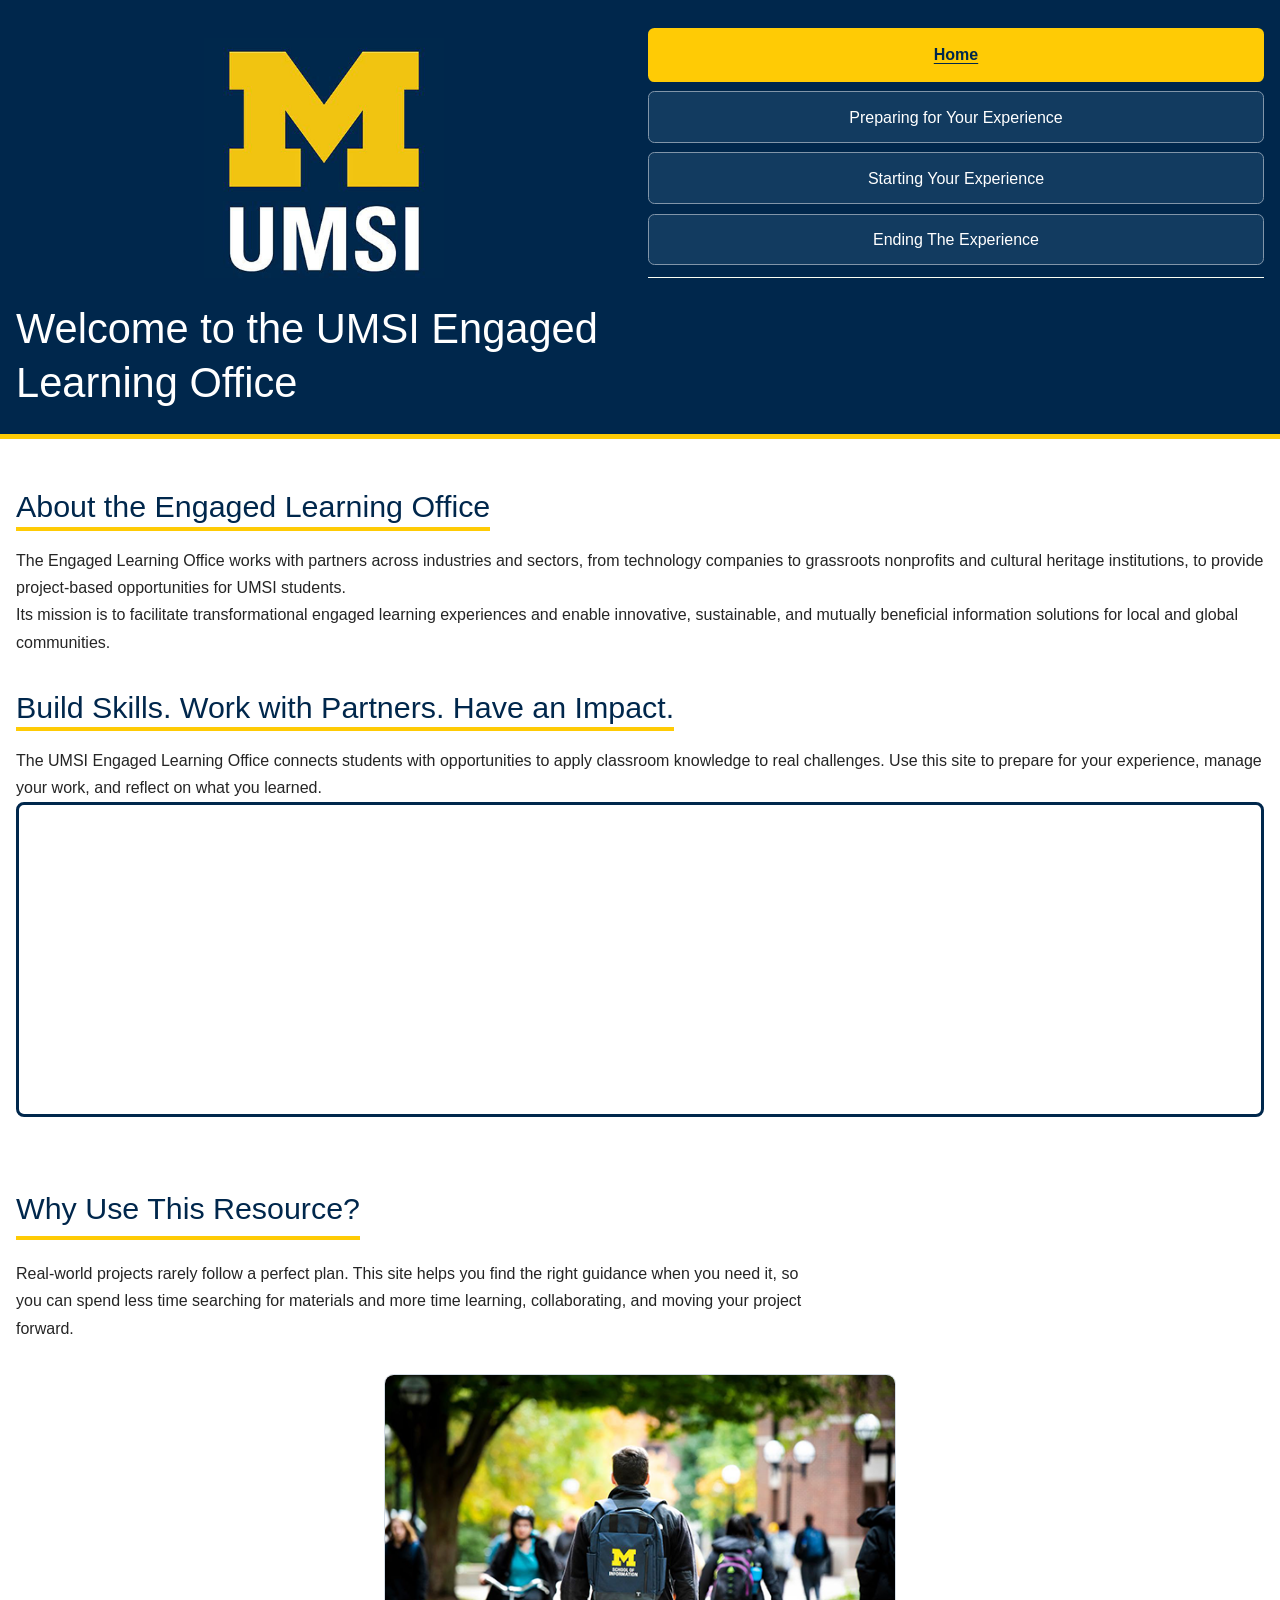
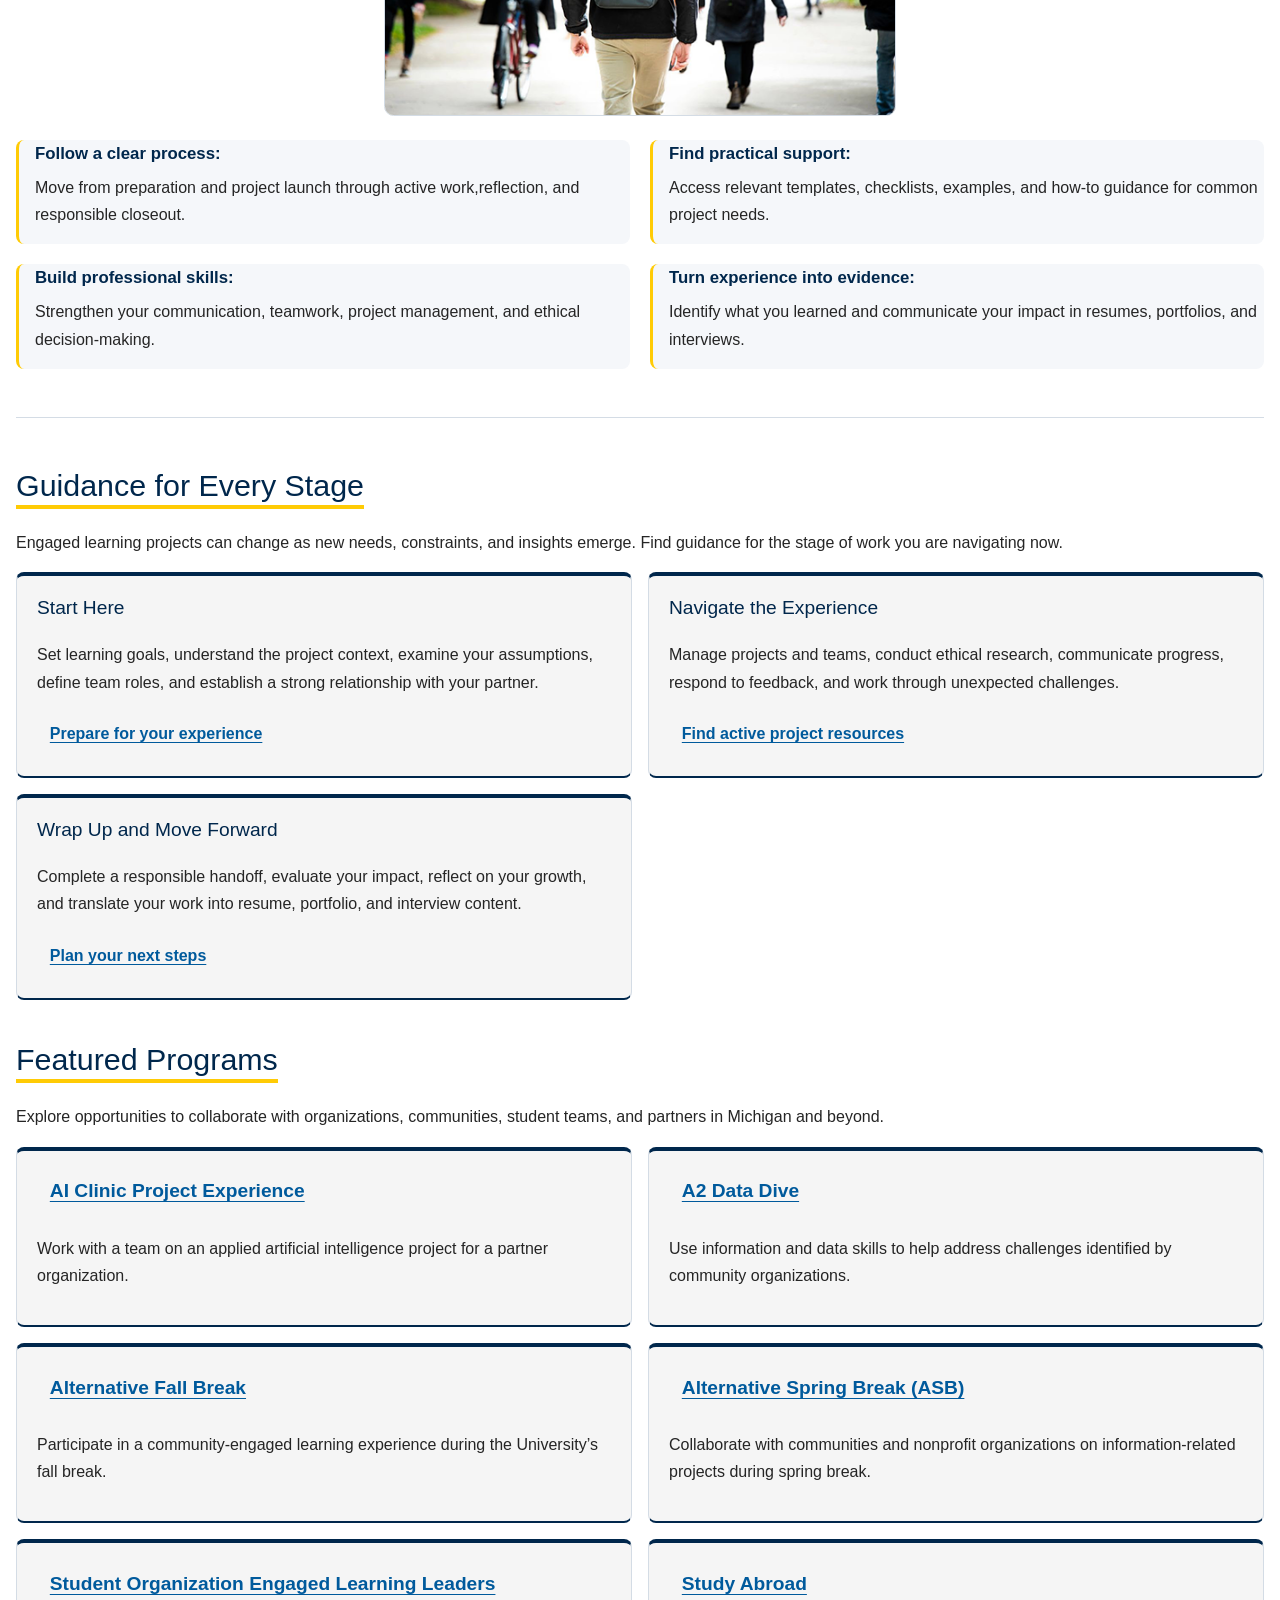
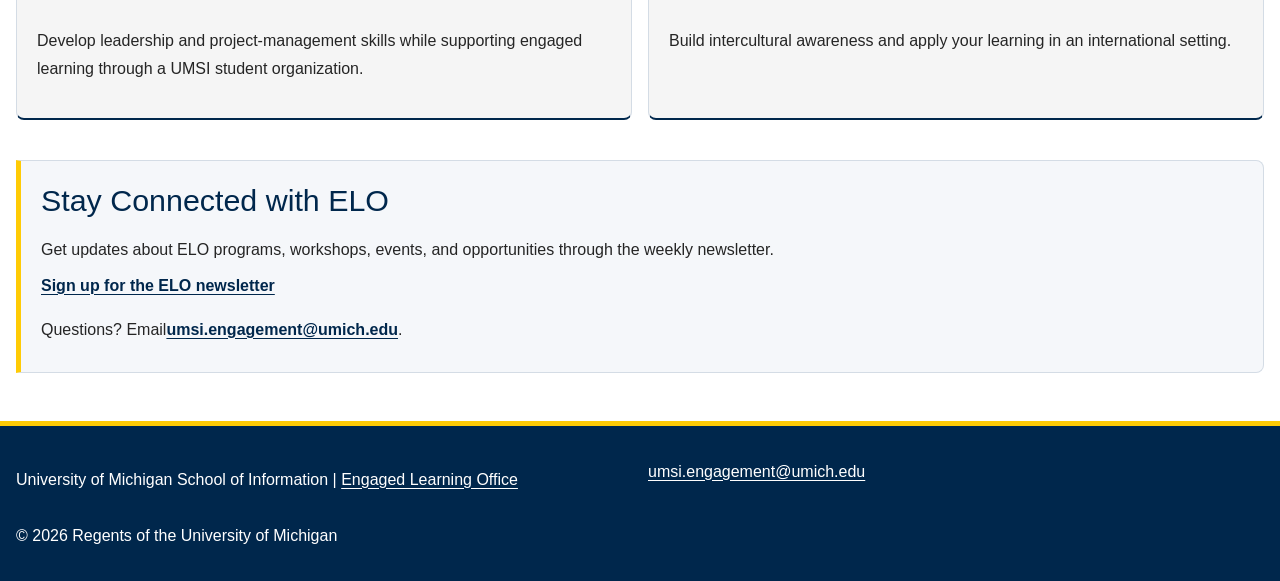
<file: index.html>
<!DOCTYPE html>
<html lang="en">
<head>
    <meta charset="UTF-8">
    <meta name="viewport" content="width=device-width, initial-scale=1.0">
    <title>Engaged Learning Resources | UMSI</title>
    <link rel="stylesheet" href="css/html5reset.css">
    <!-- <link rel="stylesheet" href="css/starter_style.css"> -->
    <link rel="stylesheet" href="css/style.css">

</head>
<body>

    <header>
  <a href = "#main">Skip to Main Content</a>
        <img src="images/UMSI_Logo_1.png" alt="UMSI Logo">
        <nav>
            <ul>
                <li><a href="index.html" aria-current="page">Home</a></li>
                <li><a href="prep.html" >Preparing for Your Experience</a></li>
                <li><a href="starting.html" >Starting Your Experience</a></li>
                <li><a href="ending.html" >Ending The Experience</a></li>
            </ul>
        </nav>
    <h1>Welcome to the UMSI Engaged Learning Office</h1>

    </header>
    <main id="main">

   <section>
    <h2>About the Engaged Learning Office</h2>
    <p>The Engaged Learning Office works with partners across industries and sectors, from technology companies to grassroots nonprofits and cultural heritage institutions, to provide project-based opportunities for UMSI students.</p>
    <p>Its mission is to facilitate transformational engaged learning experiences and enable innovative, sustainable, and mutually beneficial information solutions for local and global communities.</p>
  </section>

    <section>
      <h2>Build Skills. Work with Partners. Have an Impact.</h2>
      <p>
       The UMSI Engaged Learning Office connects students with opportunities to apply classroom knowledge to real challenges. Use this site to prepare for your experience, manage your work, and reflect on what you learned.
      </p>

     <iframe 
      width="560" 
      height="315" 
      src="https://www.youtube.com/embed/81ZO9RfIJEQ?si=tBp82YWZMl1u7CVS" 
      title="YouTube video player" frameborder="0" 
      allow="accelerometer; autoplay; clipboard-write; encrypted-media; gyroscope; picture-in-picture; web-share" 
      referrerpolicy="strict-origin-when-cross-origin" 
      allowfullscreen></iframe>
         <!-- Note: this iframe might cause an Axe ARIA error - that's not on you that's on YouTube! -->
    </section>

    


<section>
    <h2>Why Use This Resource?</h2>
    <p>
        Real-world projects rarely follow a perfect plan. This site helps you find the right guidance when you need it, so you can spend less time searching for materials and more time learning, collaborating, and moving your project forward.
    </p>

    <div class="resource-benefits-layout">
        <img src="images/UMSI_Campfall_Backpack_1.png"
             alt="University of Michigan student walking across campus">

        <ul><li><strong>Follow a clear process:</strong>
                Move from preparation and project launch through active work,reflection, and responsible closeout.
            </li>
            <li>
                <strong>Find practical support:</strong>Access relevant templates, checklists, examples, and how-to guidance for common project needs.
            </li>
            <li>
                <strong>Build professional skills:</strong>Strengthen your communication, teamwork, project management, and ethical decision-making.
            </li>
            <li>
                <strong>Turn experience into evidence:</strong>Identify what you learned and communicate your impact in resumes, portfolios, and interviews.
            </li>
        </ul>
    </div>
</section>


 <section>
    <h2>Guidance for Every Stage</h2>
    <p>Engaged learning projects can change as new needs, constraints, and insights emerge. Find guidance for the stage of work you are navigating <strong>now.</strong></p>
    <article>
      <h3>Start Here</h3>
      <p>Set learning goals, understand the project context, examine your assumptions, define team roles, and establish a strong relationship with your partner.</p>
      <a href="prep.html">Prepare for your experience</a>
    </article>

    <article>
      <h3>Navigate the Experience</h3>
      <p>Manage projects and teams, conduct ethical research, communicate progress, respond to feedback, and work through unexpected challenges.</p>
      <a href="starting.html">Find active project resources</a>
    </article>

    <article>
      <h3>Wrap Up and Move Forward</h3>
      <p>Complete a responsible handoff, evaluate your impact, reflect on your growth, and translate your work into resume, portfolio, and interview content.</p>
      <a href="ending.html">Plan your next steps</a>
    </article>
  </section>

   <section>
    <h2>Featured Programs</h2>
    <p>Explore opportunities to collaborate with organizations, communities, student teams, and partners in Michigan and beyond.</p>
    <article>
    <h3><a href="https://mcompass.umich.edu/_portal/tds-program-brochure?programid=12810">AI Clinic Project Experience</a></h3>
    <p>Work with a team on an applied artificial intelligence project for a partner organization.</p>
    </article>

    <article>
    <h3><a href="https://mcompass.umich.edu/_portal/tds-program-brochure?programid=12556">A2 Data Dive</a></h3>
    <p>Use information and data skills to help address challenges identified by community organizations.</p>
    </article>

     <article>
      <h3><a href="https://mcompass.umich.edu/_portal/tds-program-brochure?programid=11297">Alternative Fall Break</a></h3>
      <p>Participate in a community-engaged learning experience during the University’s fall break.</p>
    </article>

    <article>
      <h3><a href="https://mcompass.umich.edu/_portal/tds-program-brochure?programid=10621">Alternative Spring Break (ASB)</a></h3>
       <p>Collaborate with communities and nonprofit organizations on information-related projects during spring break.</p>
    </article>

    <article>
      <h3><a href="https://mcompass.umich.edu/_portal/tds-program-brochure?programid=12294">Student Organization Engaged Learning Leaders</a></h3>
       <p>Develop leadership and project-management skills while supporting engaged learning through a UMSI student organization.</p>
    </article>

    <article>
      <h3><a href="https://www.si.umich.edu/student-life/study-abroad">Study Abroad</a></h3>
      <p>Build intercultural awareness and apply your learning in an international setting. </p>
    </article>
   </section>

  <aside>
    <h2>Stay Connected with ELO</h2>
    <p>Get updates about ELO programs, workshops, events, and opportunities through the weekly newsletter.</p>
    <div>
       <a href="https://umsi.info/elo-newsletter"> Sign up for the ELO newsletter</a>
    </div>
    <p>Questions? Email<a href="mailto:umsi.engagement@umich.edu">umsi.engagement@umich.edu </a>.</p>
  </aside>


        <!-- Content taken & modified from UMGPT with the prompt, "Write me a webpage of intro content to help meet the following requirements - this is for the home page": and then pasted in the client objectives & project requirements"
        UMGPT. (2026). UMGPT ( GPT-5.6 Sol September 7th version) [Large language model]. -->
    </main>
    <footer>
        <p>University of Michigan School of Information | <a href="https://www.si.umich.edu/programs/engaged-learning/about-engaged-learning-office">Engaged Learning Office </a></p>
      <address>
        <a href="mailto:umsi.engagement@umich.edu">umsi.engagement@umich.edu</a>
      </address>
      <p>&copy; 2026 Regents of the University of Michigan</p>
    </footer>
</body>
</html>
</file>
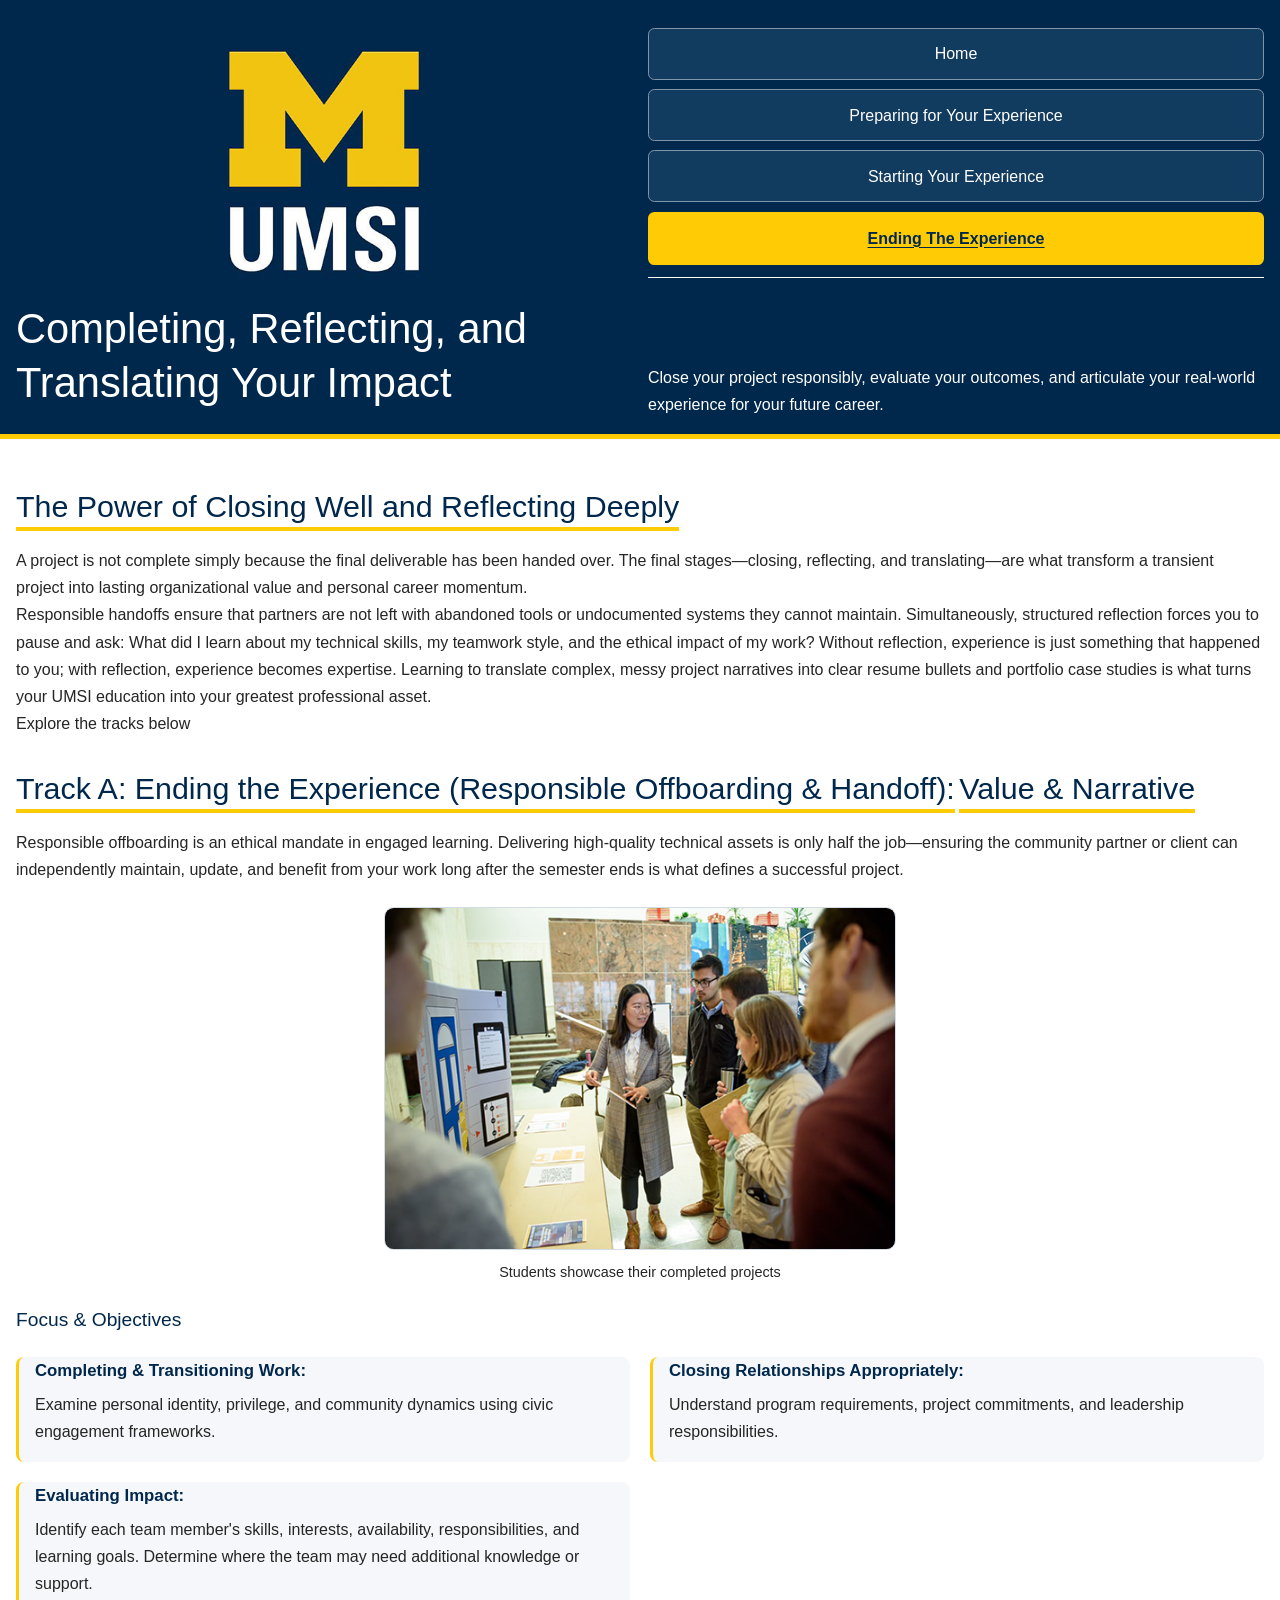
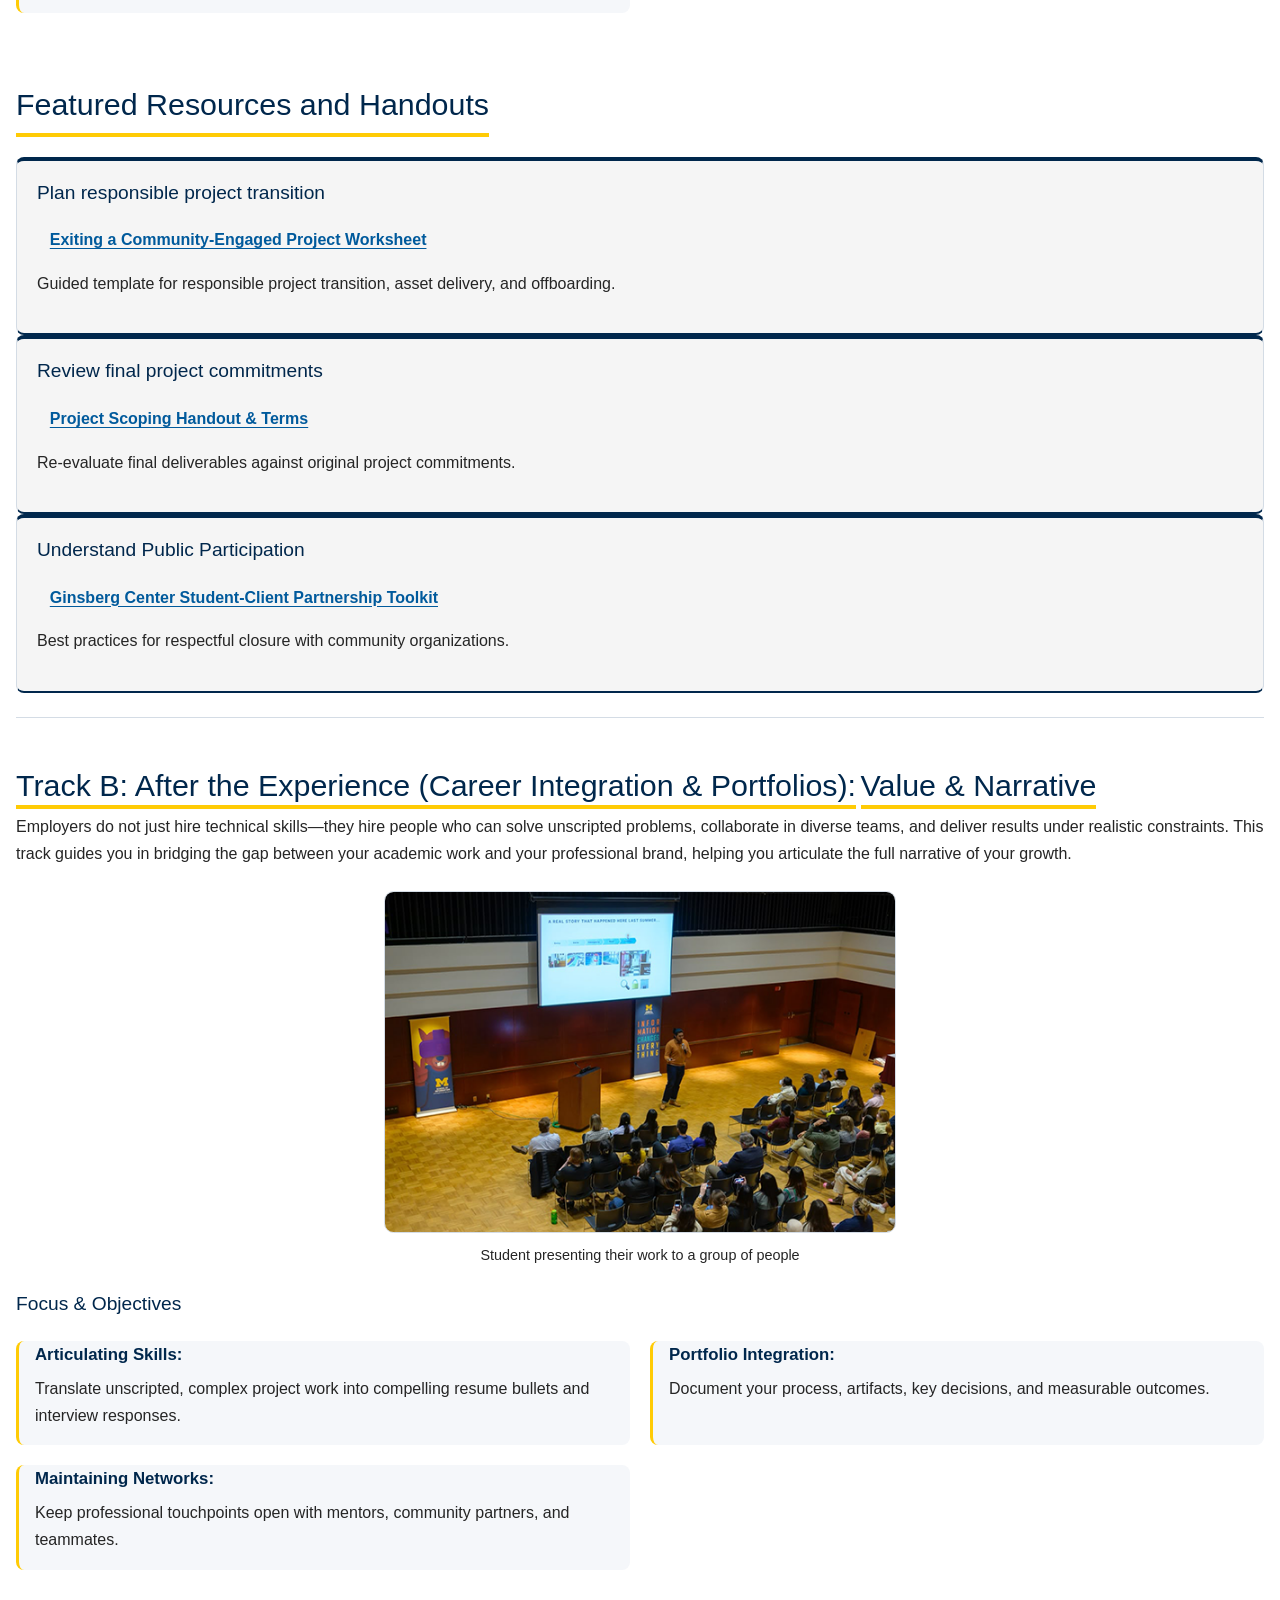
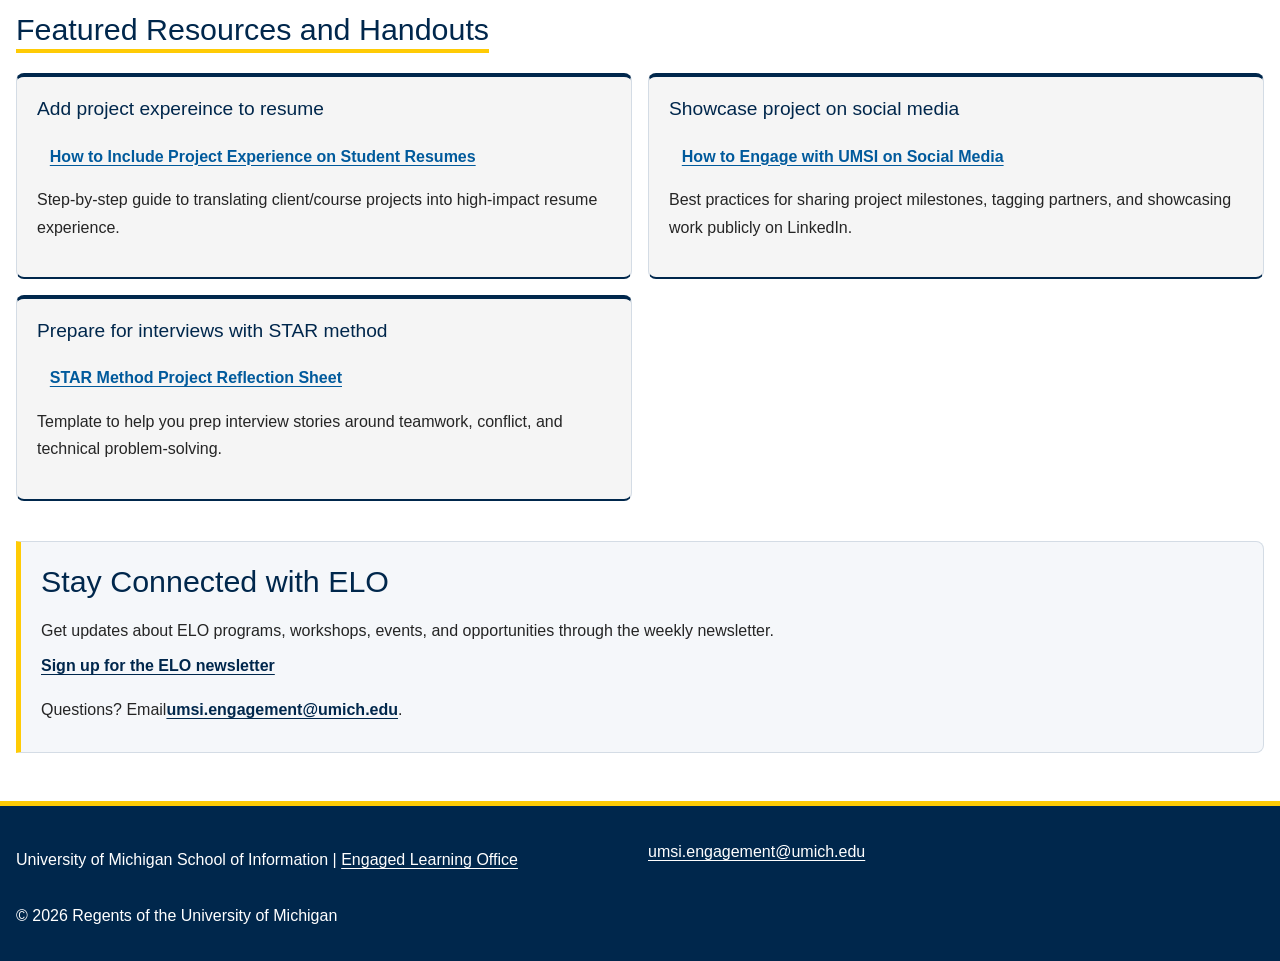
<file: ending.html>
<!DOCTYPE html>
<html lang="en">
<head>
    <meta charset="UTF-8">
    <meta name="viewport" content="width=device-width, initial-scale=1.0">
    <title>Engaged Learning Resources | UMSI</title>
    <link rel="stylesheet" href="css/html5reset.css">
    <!-- <link rel="stylesheet" href="css/starter_style.css"> -->
    <link rel="stylesheet" href="css/style.css">

</head>
<body>

    <header>
  <a href = "#main">Skip to Main Content</a>
        <img src="images/UMSI_Logo_1.png" alt="UMSI Logo">
        <nav>
            <ul>
                <li><a href="index.html" >Home</a></li>
                <li><a href="prep.html" >Preparing for Your Experience</a></li>
                <li><a href="starting.html" >Starting Your Experience</a></li>
                <li><a href="ending.html" aria-current="page">Ending The Experience</a></li>
            </ul>
        </nav>
    <h1>Completing, Reflecting, and Translating Your Impact</h1>
    <p>
      Close your project responsibly, evaluate your outcomes, and articulate your real-world experience for your future career.
    </p>

    </header>
    <main id="main">

    <section>
      <h2>The Power of Closing Well and Reflecting Deeply</h2>
      <p>
       A project is not complete simply because the final deliverable has been handed over. The final stages—closing, reflecting, and translating—are what transform a transient project into <strong>lasting organizational value and personal career momentum.</strong>
      </p>

      <p>
        Responsible handoffs ensure that partners are not left with abandoned tools or undocumented systems they cannot maintain. Simultaneously, structured reflection forces you to pause and ask: What did I learn about my technical skills, my teamwork style, and the ethical impact of my work? Without reflection, experience is just something that happened to you; with reflection, experience becomes expertise. Learning to translate complex, messy project narratives into clear resume bullets and portfolio case studies is what turns your UMSI education into your greatest professional asset.
      </p>

      <p>
        <strong>Explore the tracks below</strong>
      </p>

      <!-- <iframe width="560" height="315" src="https://www.youtube.com/embed/81ZO9RfIJEQ?si=tBp82YWZMl1u7CVS" title="YouTube video player" frameborder="0" allow="accelerometer; autoplay; clipboard-write; encrypted-media; gyroscope; picture-in-picture; web-share" referrerpolicy="strict-origin-when-cross-origin" allowfullscreen></iframe> -->
         <!-- Note: this iframe might cause an Axe ARIA error - that's not on you that's on YouTube! -->
    </section>


<section>
    <h2>Track A: Ending the Experience (Responsible Offboarding & Handoff):</h2>
    <h2>Value & Narrative</h2>

    <p>
        Responsible offboarding is an ethical mandate in engaged learning. Delivering high-quality technical assets is only half the job—ensuring the community partner or client can independently maintain, update, and benefit from your work long after the semester ends is what defines a successful project.
    </p>

    <div class="value-narrative-layout">

        <figure>
            <img src="images/UMSI_Expo_presenting_work_1.png"
                 alt="Students showcasing their completed projects">

            <figcaption>
                Students showcase their completed projects
            </figcaption>
        </figure>

        <div>
            <h3>Focus & Objectives</h3>

            <ul>
                <li>
                    <strong>Completing & Transitioning Work:</strong>Examine personal identity, privilege, and community dynamics using civic engagement frameworks.
                </li>

                <li>
                    <strong>Closing Relationships Appropriately:</strong>Understand program requirements, project commitments, and leadership responsibilities.
                </li>

                <li>
                    <strong>Evaluating Impact:</strong>Identify each team member's skills, interests, availability, responsibilities, and learning goals. Determine where the team may need additional knowledge or support.
                </li>
            </ul>
        </div>

    </div>
</section>


 <section>
    <h2>Featured Resources and Handouts</h2>
     <!-- <p>Engaged learning projects can change as new needs, constraints, and insights emerge. Find guidance for the stage of work you are navigating <srong>now.</strong></p> -->
    <article>
      <h3>Plan responsible project transition</h3>
      <a href="https://docs.google.com/document/d/1-gfg_EZ3T8pa3T0a130Qvtpl1bYoLOVEHSNpGHcJtFA/edit?usp=drive_link">Exiting a Community-Engaged Project Worksheet</a>
      <p>Guided template for responsible project transition, asset delivery, and offboarding.</p>
    </article>

    <article>
      <h3>Review final project commitments</h3>
      <a href="https://docs.google.com/document/d/1TrEDolwmOIlXgYgAP9VvlOGoYOwFfe6KxzZOgZSVYVw/edit?tab=t.0#heading=h.f7ugddg0fhht">Project Scoping Handout & Terms </a>
      <p>Re-evaluate final deliverables against original project commitments.</p>
    </article>

    <article>
      <h3>Understand Public Participation</h3>
      <a href="https://ginsberg.umich.edu/article/campus-community-partnerships-toolkit">Ginsberg Center Student-Client Partnership Toolkit</a>
      <p>Best practices for respectful closure with community organizations.</p>
    </article>
  </section>



<section class="track-b-section">
    <h2>Track B: After the Experience (Career Integration & Portfolios):</h2>
    <h2>Value & Narrative</h2>

    <p>
        Employers do not just hire technical skills—they hire people who can solve unscripted problems, collaborate in diverse teams, and deliver results under realistic constraints. This track guides you in bridging the gap between your academic work and your professional brand, helping you articulate the full narrative of your growth.
    </p>

    <div class="value-narrative-layout">
        <figure>
            <img src="images/UMSI_Expo_presenting2_1.png"
                 alt="Student presenting their work to a group of people">
            <figcaption>
                Student presenting their work to a group of people
            </figcaption>
        </figure>

        <div>
            <h3>Focus & Objectives</h3>
            <ul><li>
                    <strong>Articulating Skills:</strong>Translate unscripted, complex project work into compelling resume bullets and interview responses.
                </li>
                <li>
                    <strong>Portfolio Integration:</strong>Document your process, artifacts, key decisions, and measurable outcomes.
                </li>
                <li>
                    <strong>Maintaining Networks:</strong>Keep professional touchpoints open with mentors, community partners, and teammates.
                </li>
            </ul>
        </div>
    </div>
</section>


 <section>
    <h2>Featured Resources and Handouts</h2>
     <!-- <p>Engaged learning projects can change as new needs, constraints, and insights emerge. Find guidance for the stage of work you are navigating <srong>now.</strong></p> -->
    <article>
      <h3>Add project expereince to resume</h3>
      <a href="https://docs.google.com/document/d/1mjyX6jgqXFrY7SFYaA3J2cTh1ZnHH0FKF5aUKfXzXKo/edit?tab=t.0">How to Include Project Experience on Student Resumes</a>
      <p>Step-by-step guide to translating client/course projects into high-impact resume experience.</p>
    </article>

    <article>
      <h3>Showcase project on social media</h3>
      <a href="https://docs.google.com/document/d/1jwQg_Y4jECLPHqcyOtJtDTK5x-68KstexfPbh6jXHnA/edit?tab=t.0"> How to Engage with UMSI on Social Media</a>
      <p> Best practices for sharing project milestones, tagging partners, and showcasing work publicly on LinkedIn.</p>
    </article>

    <article>
      <h3>Prepare for interviews with STAR method</h3>
      <a href="https://careercenter.umich.edu/content/interviewing-resources">STAR Method Project Reflection Sheet</a>
      <p>Template to help you prep interview stories around teamwork, conflict, and technical problem-solving.</p>
    </article>
  </section>

  
  <aside>
    <h2>Stay Connected with ELO</h2>
    <p>Get updates about ELO programs, workshops, events, and opportunities through the weekly newsletter.</p>
    <div>
       <a href="https://umsi.info/elo-newsletter"> Sign up for the ELO newsletter</a>
    </div>
    <p>Questions? Email<a href="mailto:umsi.engagement@umich.edu">umsi.engagement@umich.edu </a>.</p>
  </aside>


        <!--Content taken from the ELO content document -->
    </main>
    <footer>
        <p>University of Michigan School of Information | <a href="https://www.si.umich.edu/programs/engaged-learning/about-engaged-learning-office">Engaged Learning Office </a></p>
      <address>
        <a href="mailto:umsi.engagement@umich.edu">umsi.engagement@umich.edu</a>
      </address>
      <p>&copy; 2026 Regents of the University of Michigan</p>
    </footer>
</body>
</html>
</file>
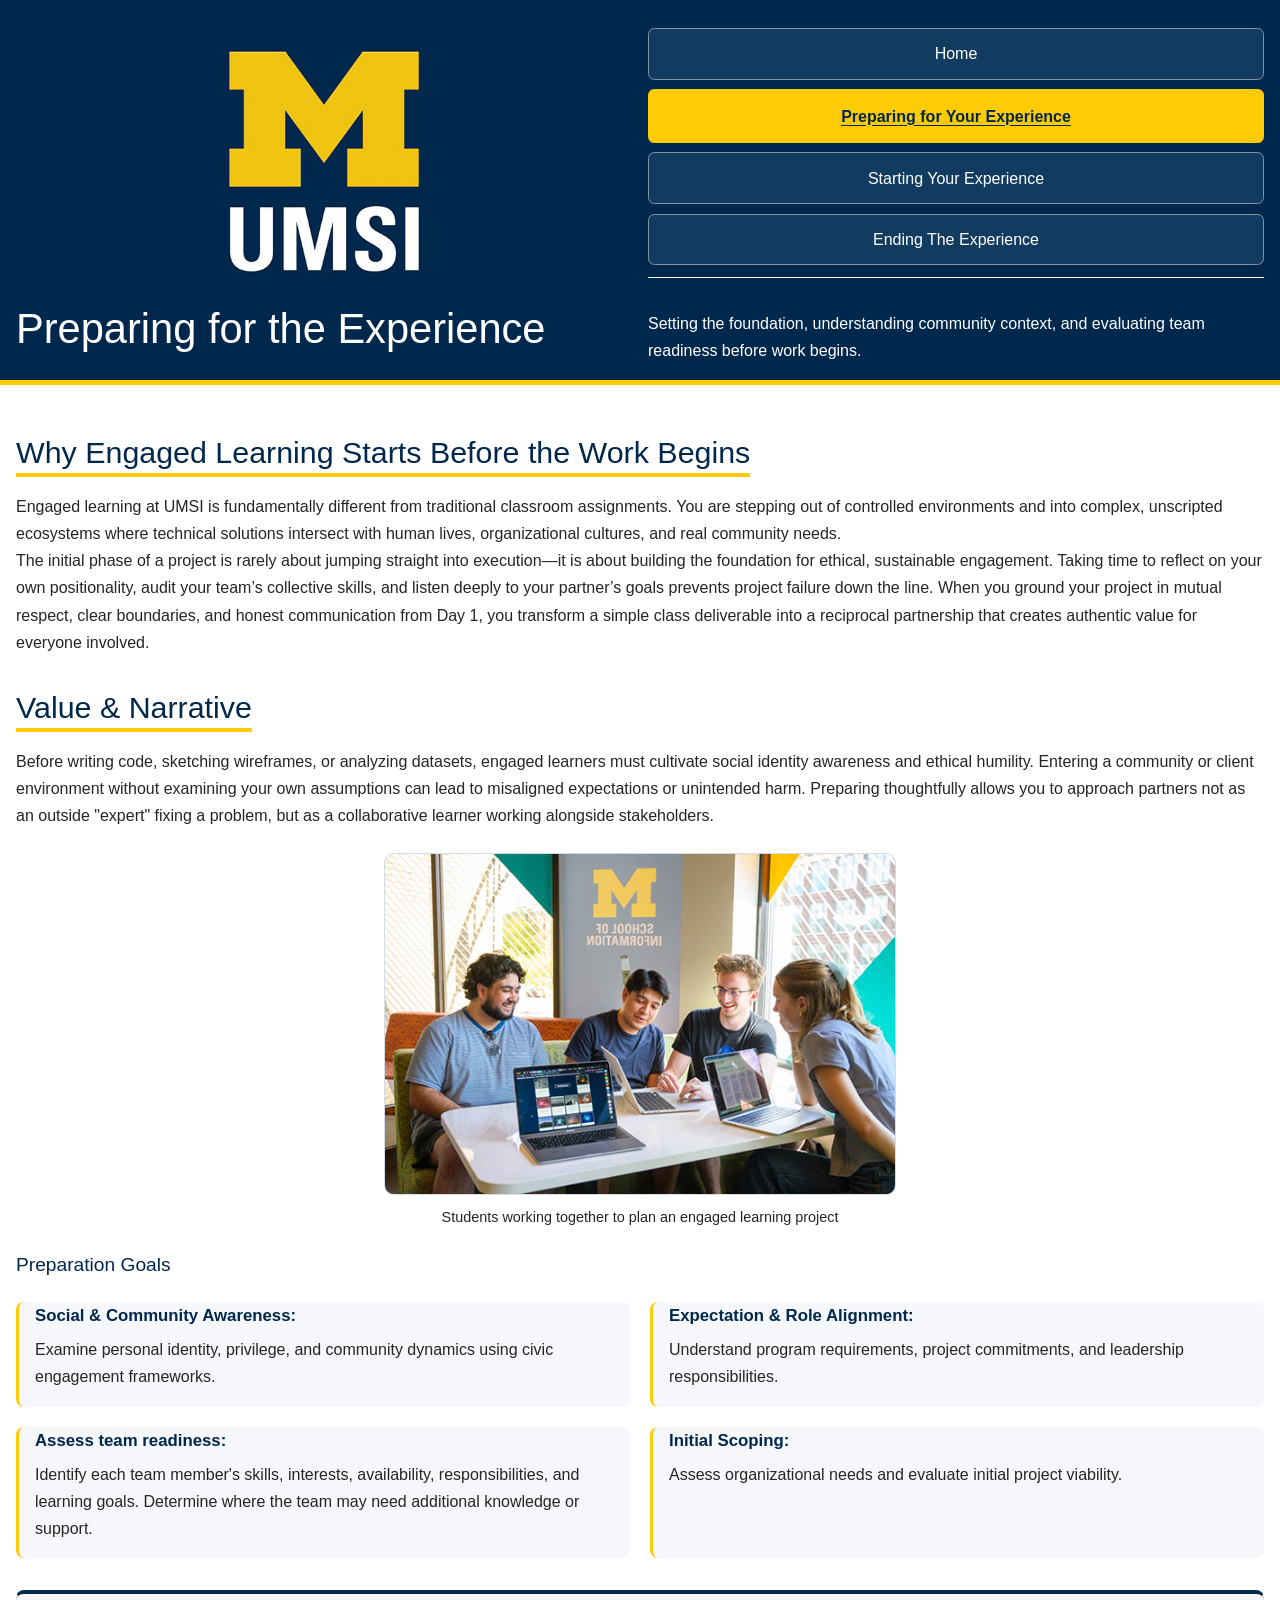
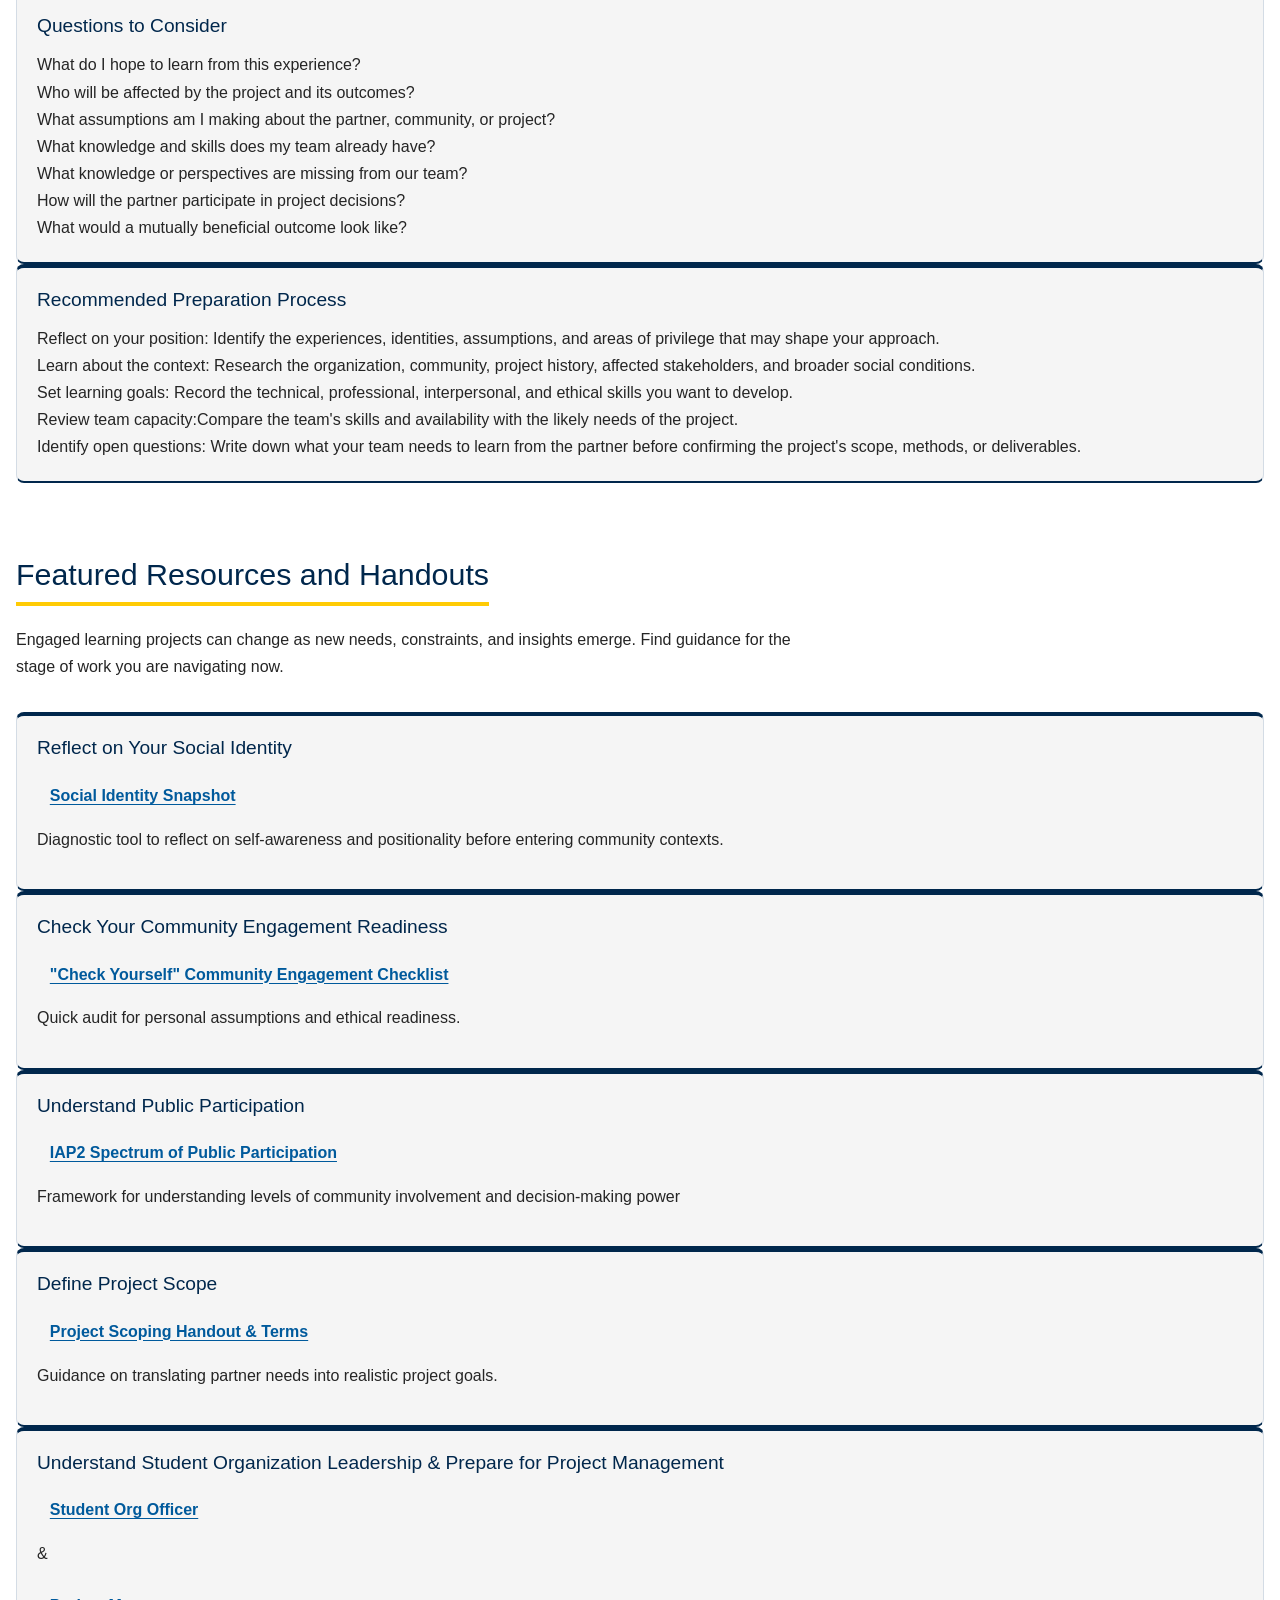
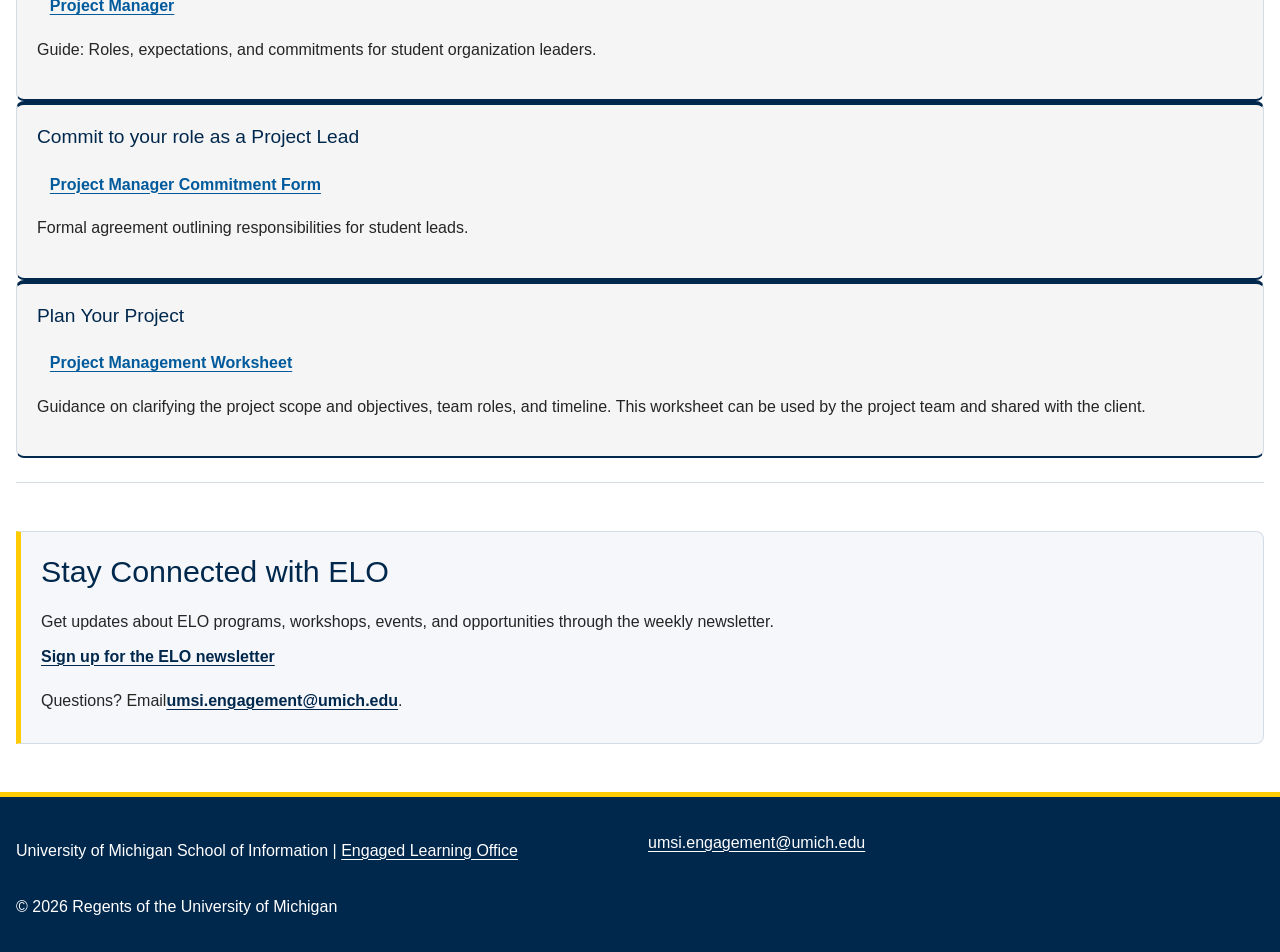
<file: prep.html>
<!DOCTYPE html>
<html lang="en">
<head>
    <meta charset="UTF-8">
    <meta name="viewport" content="width=device-width, initial-scale=1.0">
    <title>Engaged Learning Resources | UMSI</title>
    <link rel="stylesheet" href="css/html5reset.css">
    <!-- <link rel="stylesheet" href="css/starter_style.css"> -->
    <link rel="stylesheet" href="css/style.css">

</head>
<body>

    <header>
  <a href = "#main">Skip to Main Content</a>
        <img src="images/UMSI_Logo_1.png" alt="UMSI Logo">
        <nav>
            <ul>
                <li><a href="index.html" >Home</a></li>
                <li><a href="prep.html" aria-current="page">Preparing for Your Experience</a></li>
                <li><a href="starting.html" >Starting Your Experience</a></li>
                <li><a href="ending.html" >Ending The Experience</a></li>
            </ul>
        </nav>
    <h1>Preparing for the Experience</h1>
    <p>
      Setting the foundation, understanding community context, and evaluating team readiness before work begins.
    </p>

    </header>
    <main id="main">

    <section>
      <h2>Why Engaged Learning Starts Before the Work Begins</h2>
      <p>
       Engaged learning at UMSI is fundamentally different from traditional classroom assignments. You are stepping out of controlled environments and into complex, unscripted ecosystems where technical solutions intersect with human lives, organizational cultures, and real community needs.
      </p>

      <p>
        The initial phase of a project is rarely about jumping straight into execution—it is about <strong>building the foundation for ethical, sustainable engagement</strong>. Taking time to reflect on your own positionality, audit your team’s collective skills, and listen deeply to your partner’s goals prevents project failure down the line. When you ground your project in mutual respect, clear boundaries, and honest communication from Day 1, you transform a simple class deliverable into a reciprocal partnership that creates authentic value for everyone involved.
      </p>

      <!-- <iframe width="560" height="315" src="https://www.youtube.com/embed/81ZO9RfIJEQ?si=tBp82YWZMl1u7CVS" title="YouTube video player" frameborder="0" allow="accelerometer; autoplay; clipboard-write; encrypted-media; gyroscope; picture-in-picture; web-share" referrerpolicy="strict-origin-when-cross-origin" allowfullscreen></iframe> -->
         <!-- Note: this iframe might cause an Axe ARIA error - that's not on you that's on YouTube! -->
    </section>


<section>
    <h2>Value & Narrative</h2>
    <p>
        Before writing code, sketching wireframes, or analyzing datasets, engaged learners must cultivate <strong>social identity awareness and ethical humility.</strong> Entering a community or client environment without examining your own assumptions can lead to misaligned expectations or unintended harm. Preparing thoughtfully allows you to approach partners not as an outside "expert" fixing a problem, but as a collaborative learner working alongside stakeholders.
    </p>
    <div class="value-narrative-layout">
        <figure>
            <img src="images/UMSI_ELO_project_discussion_1.png"
                 alt="Students working together to plan an engaged learning project">
            <figcaption>
                Students working together to plan an engaged learning project
            </figcaption>
        </figure>
        <div>
            <h3>Preparation Goals</h3>
            <ul><li>
                    <strong>Social & Community Awareness:</strong>Examine personal identity, privilege, and community dynamics using civic engagement frameworks.
                </li>

                <li>
                    <strong>Expectation & Role Alignment:</strong>Understand program requirements, project commitments, and leadership responsibilities.
                </li>

                <li>
                    <strong>Assess team readiness:</strong>Identify each team member's skills, interests, availability, responsibilities, and learning goals. Determine where the team may need additional knowledge or support.
                </li>

                <li>
                    <strong>Initial Scoping:</strong>Assess organizational needs and evaluate initial project viability.
                </li>
            </ul>
        </div>

    </div>
</section>



   <article>
    <h3>Questions to Consider</h3>
    <ul>
      <li>What do I hope to learn from this experience?</li>
      <li>Who will be affected by the project and its outcomes?</li>
      <li>What assumptions am I making about the partner, community, or project?</li>
      <li>What knowledge and skills does my team already have?</li>
      <li>What knowledge or perspectives are missing from our team?</li>
      <li>How will the partner participate in project decisions?</li>
      <li>What would a mutually beneficial outcome look like?</li>
    </ul>
  </article>

   <article>
    <h3>Recommended Preparation Process</h3>
    <ol>
      <li><strong>Reflect on your position:</strong> Identify the experiences, identities, assumptions, and areas of privilege that may shape your approach.</li>
      <li><strong>Learn about the context:</strong> Research the organization, community, project history, affected stakeholders, and broader social conditions.</li>
      <li><strong>Set learning goals:</strong> Record the technical, professional, interpersonal, and ethical skills you want to develop.</li>
      <li><strong>Review team capacity:</strong>Compare the team's skills and availability with the likely needs of the project. </li>
      <li><strong>Identify open questions:</strong> Write down what your team needs to learn from the partner before confirming the project's scope, methods, or deliverables.
      </li>
    </ol>
  </article>

 <section>
    <h2>Featured Resources and Handouts</h2>
    <p>Engaged learning projects can change as new needs, constraints, and insights emerge. Find guidance for the stage of work you are navigating <strong>now.</strong></p>
    <article>
      <h3>Reflect on Your Social Identity</h3>
      <a href="https://sites.lsa.umich.edu/equitable-teaching/social-identity-snapshot/">Social Identity Snapshot</a>
      <p>Diagnostic tool to reflect on self-awareness and positionality before entering community contexts.</p>
    </article>

    <article>
      <h3>Check Your Community Engagement Readiness</h3>
      <a href="https://docs.google.com/document/d/1Qt9YeStVwDHjwJhOLAz42JSNQR2lFMurdUtxtdrGkuc/edit?tab=t.0#heading=h.ch0bvccjkrzn">"Check Yourself" Community Engagement Checklist </a>
      <p> Quick audit for personal assumptions and ethical readiness.</p>
    </article>

    <article>
      <h3>Understand Public Participation</h3>
      <a href="https://drive.google.com/file/d/1zc1RNlrDxV51-muOERdDTnINQcquJpOA/view">IAP2 Spectrum of Public Participation</a>
      <p> Framework for understanding levels of community involvement and decision-making power</p>
    </article>

     <article>
      <h3>Define Project Scope</h3>
      <a href="https://docs.google.com/document/d/1TrEDolwmOIlXgYgAP9VvlOGoYOwFfe6KxzZOgZSVYVw/edit?tab=t.0#heading=h.f7ugddg0fhh">Project Scoping Handout & Terms</a>
      <p> Guidance on translating partner needs into realistic project goals.</p>
  </article>

  <article>
      <h3>Understand Student Organization Leadership & Prepare for Project Management</h3>
      <a href="https://docs.google.com/document/d/1AexsV_JeSd0kRUBbcifZpfBu6y6Zi8Y0iJScp1I3gkM/edit?tab=t.uzglfrc3f60f#heading=h.2neoaqta3ute">Student Org Officer</a> <p><strong>&</strong></p> <a href="https://docs.google.com/document/d/1uwOOS0TrXWzcSShj8DUFpckWo0t1UNu_Q7WVbZnLhX0/edit?tab=t.946l6rl67ml2#heading=h.q7oyle3r2xvo">Project Manager</a>
      <p> <strong>Guide:</strong> Roles, expectations, and commitments for student organization leaders.</p>

    </article>

    <article>
      <h3>Commit to your role as a Project Lead</h3>
      <a href="https://docs.google.com/document/d/1U4lCNGyWKJ3C2i_VgFqAR45Z4zF1FehuthuqT-M2wdI/edit?tab=t.0#heading=h.47uu51v4sn0a">Project Manager Commitment Form</a> 
      <p> Formal agreement outlining responsibilities for student leads.</p>
    </article>

    <article>
      <h3>Plan Your Project</h3>
      <a href="https://docs.google.com/document/d/1twc-7TYWmb_PNrOBiDI1NuJqJAuhluTICr22GRd_NLc/edit?tab=t.0">Project Management Worksheet</a> 
      <p>  Guidance on clarifying the project scope and objectives, team roles, and timeline. This worksheet can be used by the project team and shared with the client.</p>
    </article>

  </section>

  
  <aside>
    <h2>Stay Connected with ELO</h2>
    <p>Get updates about ELO programs, workshops, events, and opportunities through the weekly newsletter.</p>
    <div>
       <a href="https://umsi.info/elo-newsletter"> Sign up for the ELO newsletter</a>
    </div>
    <p>Questions? Email<a href="mailto:umsi.engagement@umich.edu">umsi.engagement@umich.edu </a>.</p>
  </aside>


        <!-- Content taken from ELO content document -->
    </main>
    <footer>
        <p>University of Michigan School of Information | <a href="https://www.si.umich.edu/programs/engaged-learning/about-engaged-learning-office">Engaged Learning Office </a></p>
      <address>
        <a href="mailto:umsi.engagement@umich.edu">umsi.engagement@umich.edu</a>
      </address>
      <p>&copy; 2026 Regents of the University of Michigan</p>
    </footer>
</body>
</html>
</file>
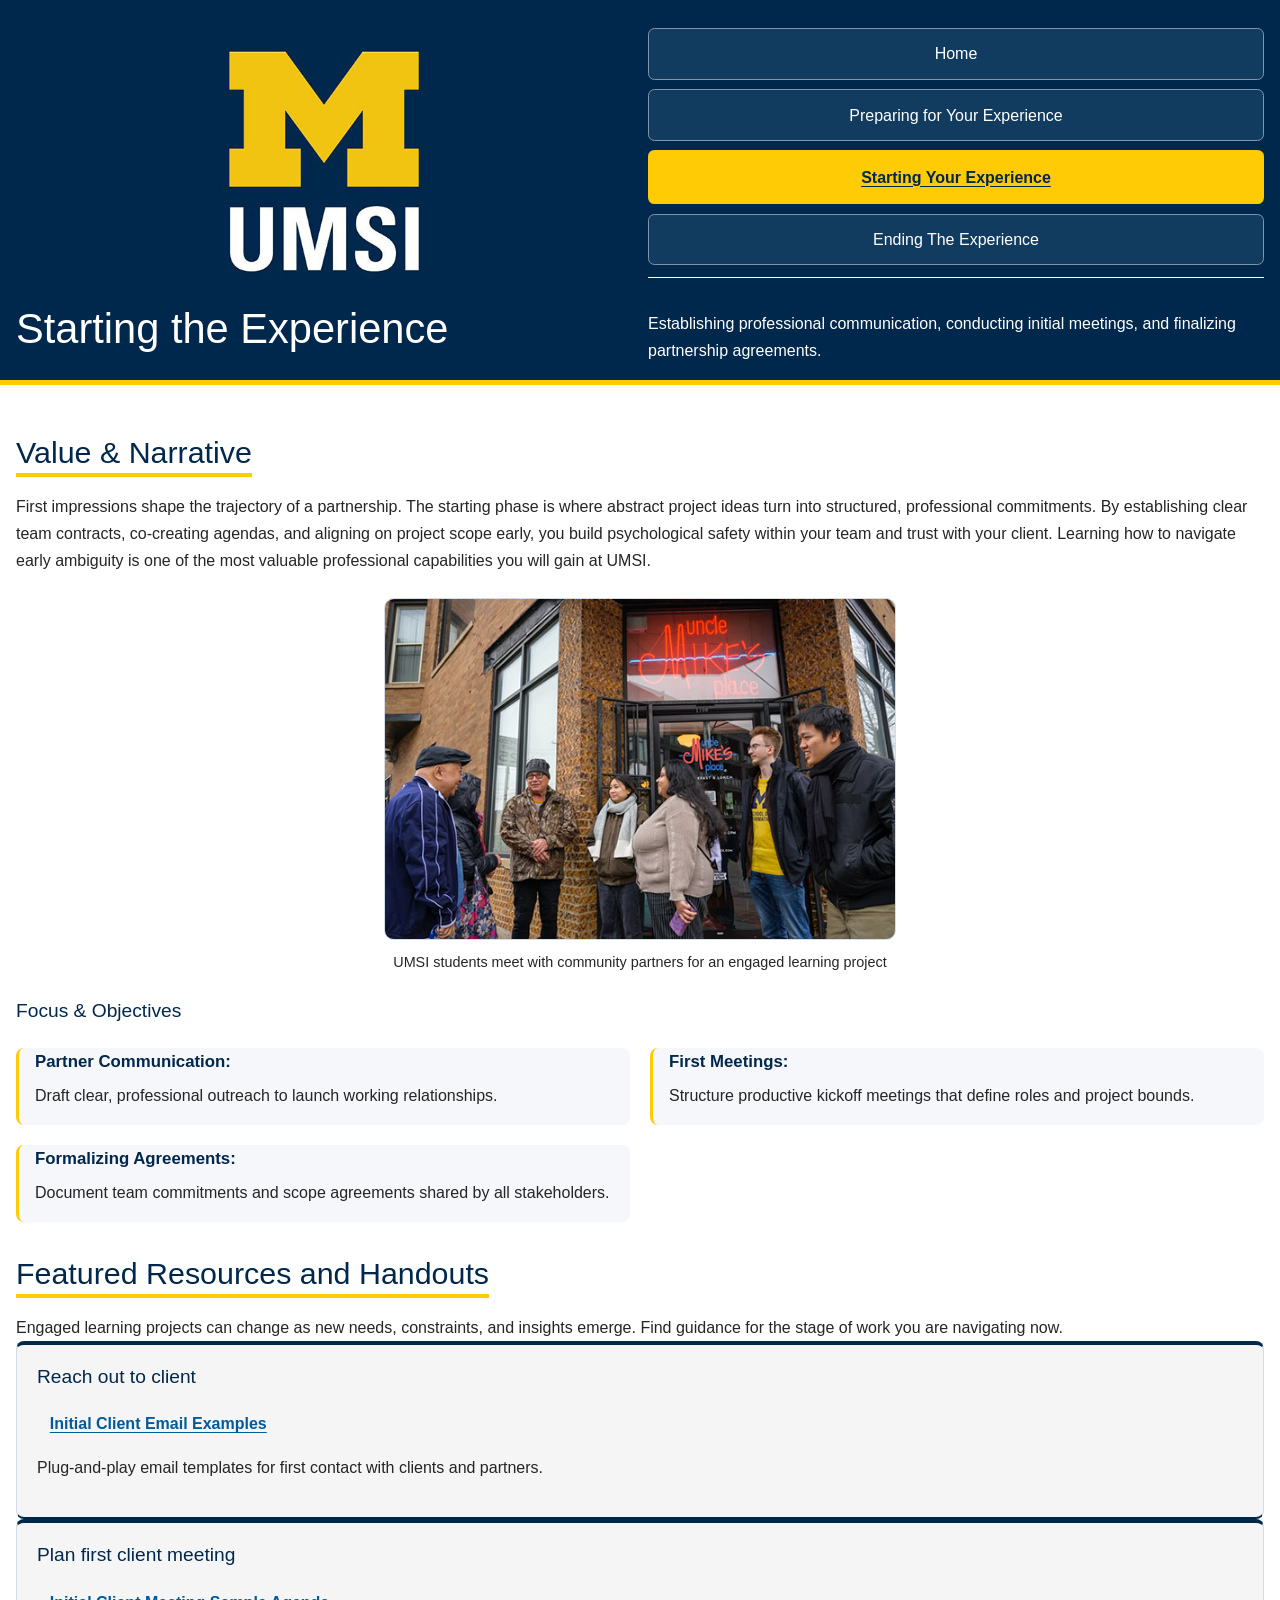
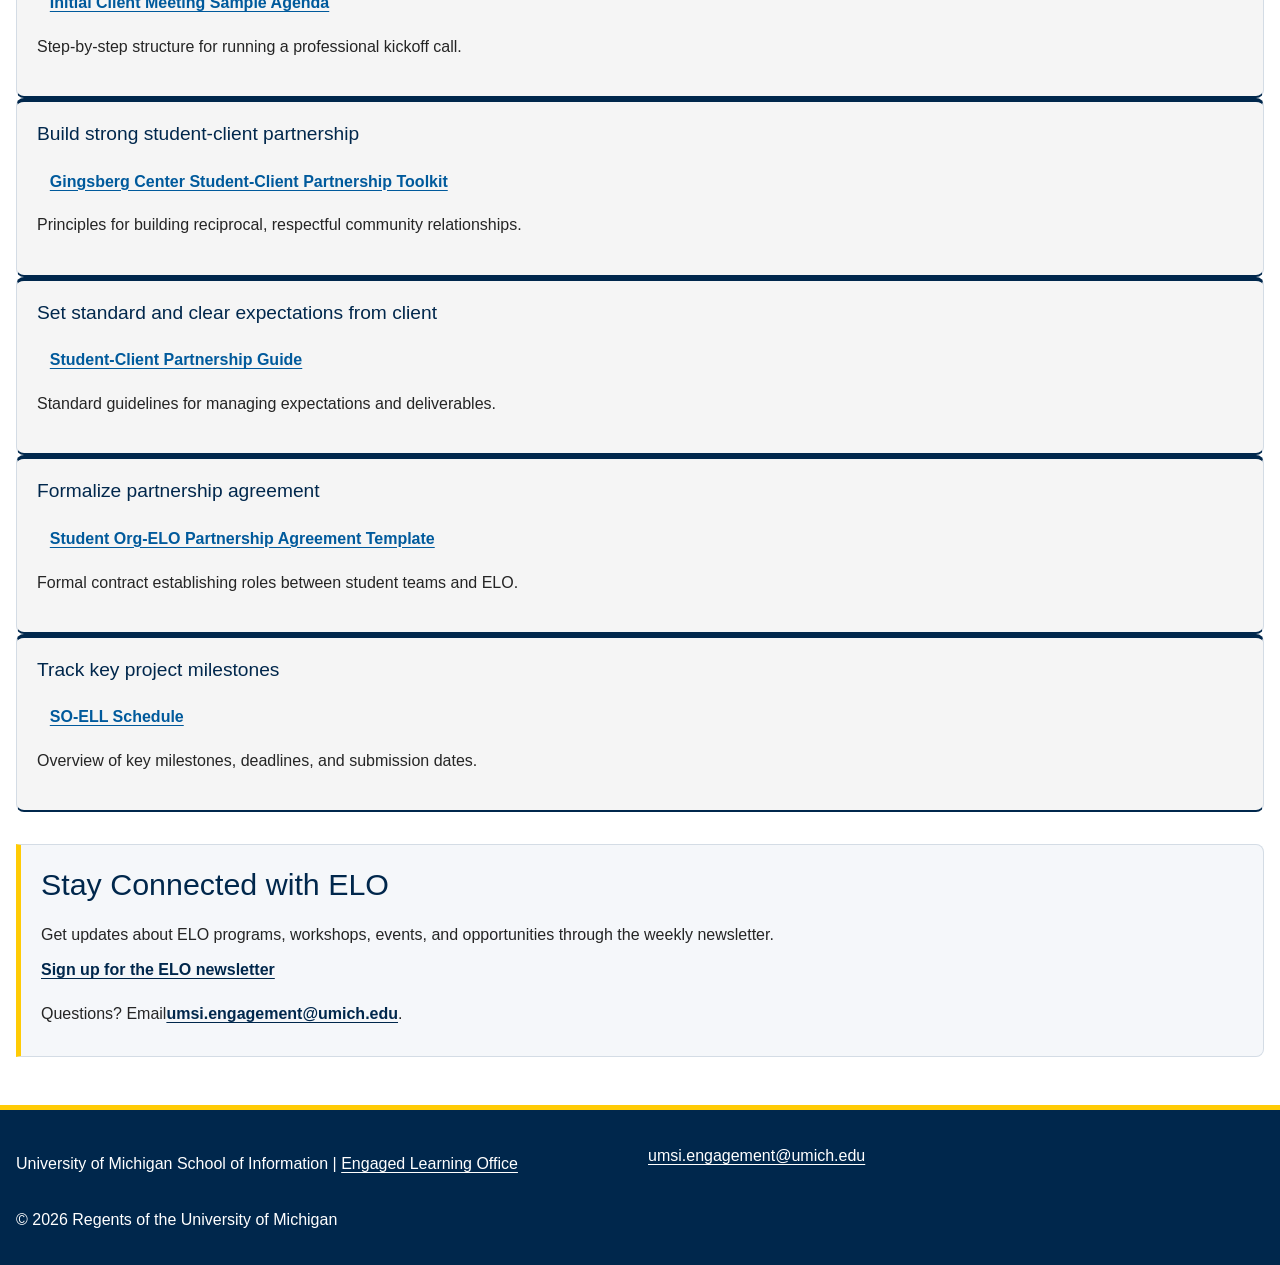
<file: starting.html>
<!DOCTYPE html>
<html lang="en">
<head>
    <meta charset="UTF-8">
    <meta name="viewport" content="width=device-width, initial-scale=1.0">
    <title>Engaged Learning Resources | UMSI</title>
    <link rel="stylesheet" href="css/html5reset.css">
    <!-- <link rel="stylesheet" href="css/starter_style.css"> -->
    <link rel="stylesheet" href="css/style.css">


</head>
<body>

    <header>
  <a href = "#main">Skip to Main Content</a>
        <img src="images/UMSI_Logo_1.png" alt="UMSI Logo">
        <nav>
            <ul>
                <li><a href="index.html" >Home</a></li>
                <li><a href="prep.html" >Preparing for Your Experience</a></li>
                <li><a href="starting.html" aria-current="page">Starting Your Experience</a></li>
                <li><a href="ending.html" >Ending The Experience</a></li>
            </ul>
        </nav>
    <h1>Starting the Experience</h1>
    <p>
      Establishing professional communication, conducting initial meetings, and finalizing partnership agreements.
    </p>

    </header>
    <main id="main">
<!-- 
    <section>
      <h2>Why Engaged Learning Starts Before the Work Begins</h2>
      <p>
       Engaged learning at UMSI is fundamentally different from traditional classroom assignments. You are stepping out of controlled environments and into complex, unscripted ecosystems where technical solutions intersect with human lives, organizational cultures, and real community needs.
      </p>

      <p>
        The initial phase of a project is rarely about jumping straight into execution—it is about <strong>building the foundation for ethical, sustainable engagement</strong>. Taking time to reflect on your own positionality, audit your team’s collective skills, and listen deeply to your partner’s goals prevents project failure down the line. When you ground your project in mutual respect, clear boundaries, and honest communication from Day 1, you transform a simple class deliverable into a reciprocal partnership that creates authentic value for everyone involved.
      </p>

      <iframe width="560" height="315" src="https://www.youtube.com/embed/81ZO9RfIJEQ?si=tBp82YWZMl1u7CVS" title="YouTube video player" frameborder="0" allow="accelerometer; autoplay; clipboard-write; encrypted-media; gyroscope; picture-in-picture; web-share" referrerpolicy="strict-origin-when-cross-origin" allowfullscreen></iframe>
         Note: this iframe might cause an Axe ARIA error - that's not on you that's on YouTube!
    </section> -->


<section>
    <h2>Value & Narrative</h2>
    <p>
        First impressions shape the trajectory of a partnership. The starting phase is where abstract project ideas turn into structured, professional commitments. By establishing clear team contracts, co-creating agendas, and aligning on project scope early, you build <strong>psychological safety within your team and trust with your client</strong>. Learning how to navigate early ambiguity is one of the most valuable professional capabilities you will gain at UMSI.
    </p>

    <div class="value-narrative-layout">
        <figure>
            <img src="images/UMSI_ELO_project_discuss_with_client_1.png"
                 alt="UMSI students meeting with community partners for an engaged learning project">
            <figcaption>
                UMSI students meet with community partners for an engaged learning project
            </figcaption>
        </figure>

        <div>
            <h3>Focus & Objectives</h3>

            <ul><li>
                    <strong>Partner Communication:</strong>Draft clear, professional outreach to launch working relationships.
                </li>

                <li>
                    <strong>First Meetings:</strong>Structure productive kickoff meetings that define roles and project bounds.
                </li>

                <li>
                    <strong>Formalizing Agreements:</strong>Document team commitments and scope agreements shared by all stakeholders.
                </li>
            </ul>
        </div>
    </div>
</section>

 <section>
    <h2>Featured Resources and Handouts</h2>
    <p>Engaged learning projects can change as new needs, constraints, and insights emerge. Find guidance for the stage of work you are navigating <strong>now.</strong></p>
    <article>
      <h3>Reach out to client</h3>
      <a href="https://docs.google.com/document/d/1fWFXwoW5fKX_Tctn97Gio5XZDwILNlqIOyKKE8Yk5J0/edit?tab=t.0#heading=h.qyq2mtghv171">Initial Client Email Examples</a>
      <p>Plug-and-play email templates for first contact with clients and partners.</p>
    </article>

    <article>
      <h3>Plan first client meeting</h3>
      <a href="https://docs.google.com/document/d/1ItXxYauAcPoaGMUZWuJsX-OLFfGmeBOWT7JNhoZxGyU/edit?tab=t.0#heading=h.5s4q95ogo5af">Initial Client Meeting Sample Agenda</a>
      <p> Step-by-step structure for running a professional kickoff call.</p>
    </article>

    <article>
      <h3>Build strong student-client partnership</h3>
      <a href="https://ginsberg.umich.edu/article/campus-community-partnerships-toolkit">Gingsberg Center Student-Client Partnership Toolkit</a>
      <p>Principles for building reciprocal, respectful community relationships.</p>
    </article>

     <article>
      <h3>Set standard and clear expectations from client</h3>
      <a href="https://drive.google.com/file/d/12ealxkKCvOZajxK7doyUXu_k2LyKPUP2/view">Student-Client Partnership Guide</a>
      <p> Standard guidelines for managing expectations and deliverables.</p>
  </article>

  <article>
      <h3>Formalize partnership agreement</h3>
      <a href="https://docs.google.com/document/d/1AexsV_JeSd0kRUBbcifZpfBu6y6Zi8Y0iJScp1I3gkM/edit?tab=t.uzglfrc3f60f#heading=h.2neoaqta3ute">Student Org-ELO Partnership Agreement Template</a>
      <p>Formal contract establishing roles between student teams and ELO.</p>

    </article>

    <article>
      <h3>Track key project milestones</h3>
      <a href="https://docs.google.com/spreadsheets/d/1YeK2WerSbhaU5hjEg9wxdXmzBx9lgRy2yHBKAH-SxiA/edit?gid=166831640#gid=166831640">SO-ELL Schedule</a> 
      <p> Overview of key milestones, deadlines, and submission dates.</p>
    </article>

    <!-- <article>
      <h3>Plan Your Project</h3>
      <a href="https://docs.google.com/document/d/1U4lCNGyWKJ3C2i_VgFqAR45Z4zF1FehuthuqT-M2wdI/edit?tab=t.0#heading=h.47uu51v4sn0a">Project Management Worksheet</a> 
      <p>  Guidance on clarifying the project scope and objectives, team roles, and timeline. This worksheet can be used by the project team and shared with the client.</p>
    </article> -->

  </section>

  
  <aside>
    <h2>Stay Connected with ELO</h2>
    <p>Get updates about ELO programs, workshops, events, and opportunities through the weekly newsletter.</p>
    <div>
       <a href="https://umsi.info/elo-newsletter"> Sign up for the ELO newsletter</a>
    </div>
    <p>Questions? Email<a href="mailto:umsi.engagement@umich.edu">umsi.engagement@umich.edu </a>.</p>
  </aside>


        <!-- Content taken from the ELO content document  -->
    </main>
    <footer>
        <p>University of Michigan School of Information | <a href="https://www.si.umich.edu/programs/engaged-learning/about-engaged-learning-office">Engaged Learning Office </a></p>
      <address>
        <a href="mailto:umsi.engagement@umich.edu">umsi.engagement@umich.edu</a>
      </address>
      <p>&copy; 2026 Regents of the University of Michigan</p>
    </footer>
</body>
</html>
</file>
<file: css/style.css>
* {
    box-sizing: border-box;
}

html{
    scroll-behavior: smooth;
}

body{
    margin: 0;
    font-family: Arial, Helvetica, sans-serif;
    font-size: 1rem;
    line-height: 1.7;
    color: #252525;
}

img{
    display: block;
    max-width: 100%;
    height: auto;
}


iframe{
    display: block;
    width: 100%;
    max-width: 100%;
    border: 3px solid #00274C ;
    border-radius: 0.5rem;
}

h1,
h2,
h3{
    line-height: 1.3;
    overflow-wrap: anywhere;
}

h1{
    margin: 0 0 1rem;
    font-size: clamp(1.8rem, 5vw, 2.6rem);
}


h2{
    margin: 0 0 1rem;
    color: #00274C;
    font-size: clamp(1.4rem, 3.5vw, 1.9rem);
    font-weight:549;
    
}


h3{
    color: #00274C;
    font-size: 1.2rem;
    font-weight:500;
}

p,
li,
a{
    overflow-wrap: anywhere;
}

a{
    color: #00274c;
    text-underline-offset: 0.2em;
    text-decoration-thickness: 0.09em;
}

a:hover{
    text-decoration-thickness: 0.09em;
}

a:focus-visible{
    outline: 3px solid #ffcb05;
    outline-offset: 4px;
    border-radius: 0.15rem;
    /* This is for the skip */
}

section{
    margin-block: 2rem;
}


main{
    width: 100%;
    background-color: #fff;
    max-width: 80rem;
    min-width: 0;
    margin-inline: 0;
    padding: 1rem;
}

main > section{
    min-width: 0;
}

header > a[href="#main"]{
    position: absolute;
    top: -65px;
    left: 0;
    z-index: 1000;
    padding: 0.5rem;
    color: #00274C;
    background-color: #fff;
    font-weight: bold;
}

header > a[href="#main"]:focus{
    top: 25px;
    left: 0.8rem;
    outline: 3px solid #fff;
}

header{
    display: grid;
    grid-template-columns: repeat(2, minmax(0, 1fr));
    /* one value to change */
    gap: 1rem;
    padding: 1.5rem 1rem;
    color: #fff;
    background-color: #00274c;
    border-bottom: 0.35rem solid #ffcb05;
    align-items: end;
    height: auto;
    padding: 1rem;
}

header img{
    width: min(100%, 15rem);
    height: auto;
    margin-inline: auto;
}

header h1{
    margin-block: 0.5rem;
    color: #fff;
    /* grid-column: 1/-1; */
}

nav{
    min-width: 0;
    padding: 0.76rem 0;
    background-color: #00274c;
    border-bottom: 1px solid #fbfff4;
}

nav ul{
    display: grid;
    grid-template-columns: 1fr;
    gap: 0.6rem;
    padding:0;
    margin: 0;
    list-style: none;
}

nav li{
    min-width: 0;
    margin: 0;
}

nav a{
    display: flex;
    align-items: center;
    justify-content: center;
    min-width: 0;
    min-height: 48px;
    height: 100%;
    padding: 0.7rem 0.5rem;
    color: #fff;
    text-align: center;
    text-decoration: none;
    border-radius: 0.4rem;
    background-color: #123b60;
    border: 1px solid #8195a9;
    overflow-wrap: anywhere;
}

nav a:hover{
    color: #00274C;
    background-color: #fff;
    border-color: #8195a9;
}


nav a[aria-current="page"]{
    color: #00274c;
    font-weight: bold;
    background-color: #ffcb05;
    border: 2px solid #ffcb05;
    text-decoration: underline;
    text-underline-offset: 0.2em;
}

main > section:nth-of-type(3){
    margin-block: 3rem;
    padding-block: 1.5rem;
    background-color: #fff;
    border-bottom: 1px solid #d4dce5;
}

main > section:nth-of-type(3) > h2{
    display: inline-block;
    width: fit-content;
    max-width: 100%;
    margin-top: 0;
    margin-bottom: 1.25rem;
    padding-bottom: 0.5rem;
    color: #00274C;
    border-bottom: 4px solid #ffcb05;
    line-height: 1.3;
}

main > section:nth-of-type(3) > p{
    max-width: 50rem;
    margin: 0 0 2rem;
    color: #252525;
}

.resource-benefits-layout{
    display: grid;
    grid-template-columns: 1fr;
    gap: 1.5rem;
    align-items: start;
    width: 100%;
    min-width: 0;
    margin-block: 1.5rem;
}

.resource-benefits-layout > *{
    min-width: 0;
    margin-block: 0;
}

.resource-benefits-layout > img{
    display: block;
    width: 100%;
    max-width: 32rem;
    height: auto;
    margin-inline: auto;
    border: 1px solid #d4dce5;
    border-radius: 0.6rem;
}

.resource-benefits-layout > ul{
    display: grid;
    grid-template-columns: repeat(2, minmax(0, 1fr));
    gap: 1.25rem;
    align-content: start;
    min-width: 0;
    padding: 0;
    margin: 0;
    list-style: none;
}

.resource-benefits-layout > ul > li{
    min-width: 0;
    margin: 0;
    padding: 0 0 1rem 1rem;
    background-color: #f5f7fa;
    border-left: 3px solid #ffcb05;
    border-radius: 0.5rem;
}

.resource-benefits-layout > ul > li > strong{
    display: block;
    margin-bottom: 0.35rem;
    color: #00274C;
    font-size: 1.05rem;
    font-weight: bold;
}


main > section:nth-of-type(4),
main > section:nth-of-type(5){
    display: grid;
    grid-template-columns: repeat(2, minmax(0, 1fr));
    gap: 1rem;
    margin-block: 2.5rem;
}

main > section:nth-of-type(4) > h2,
main > section:nth-of-type(4) > p,
main > section:nth-of-type(5) > h2,
main > section:nth-of-type(5) > p{
    grid-column: 1 / -1;
}

main > section:nth-of-type(4) > h2,
main > section:nth-of-type(5) > h2{
    justify-self: start;
    align-self: start;
    margin-bottom: 0.25rem;
}

main article{
    display: flex;
    flex-direction: column;
    min-width: 0;
    border: 1px solid #d4dce5;
    padding: 1.25rem;
    border-top: 0.25rem solid #00274c;
    border-bottom: 0.15rem solid #00274c;
    border-radius: 0.5rem;
    background-color: #f5f5f5;
    transition:border-color 0.2s ease, box-shadow 0.2s ease;  
}

main article:hover{
    border-top-color: #ffcb05;
    box-shadow: 0 2px 6px lightgray;
}

main article h3{
    margin-top: 0;
    margin-bottom: 0.75rem;
}

main article p{
    flex-grow: 1;
    margin-block: 0.5rem 1rem;
}

main article a{
    display: inline-block;
    align-self: flex-start;
    min-height: 44px;
    max-width: 100%;
    padding: 0.54rem 0.8rem;
    color: #005a9c;
    font-weight: bold;
    text-decoration: underline;
    text-underline-offset: 0.2em;
    overflow-wrap: anywhere;
}

main article a:hover{
    color: #00274C;
    background-color: #fff3b0;
}

main > section > h2{
    display: inline-block;
    width: fit-content;
    max-width: 100%;
    margin-top: 0;
    line-height: 1.3;
    color: #00274C;
    border-bottom: 4px solid #ffcb05;
}

main > aside{
    min-width: 0;
    margin-block: 2rem;
    border: 1px solid #d4dce5;
    padding: 1.25rem;
    border-left: 0.35rem solid #ffcb05;
    border-radius: 0 0.5rem 0.5rem 0;
    background-color: #f5f7fa;
}

main > aside p:last-child{
    margin-bottom: 0;
}

main > aside a{
    display: inline-block;
    min-height: 44px;
    max-width: 100%;
    padding-block: 0.5rem;
    overflow-wrap: anywhere;
    font-weight: bold;
}

footer{
    display: grid;
    grid-template-columns: repeat(2, minmax(0, 1fr));
    gap: 0.25rem 1rem;
    padding: 1.5rem 1rem;
    color: #fff;
    background-color: #00274c;
    border-top: 0.35rem solid #ffcb05;
}

footer h2,
footer h3{
    color: #fff;
}

footer p{
    margin-block: 0.5rem;
    overflow-wrap: anywhere;
}

footer a{
    display: inline-block;
    min-height: 44px;
    max-width: 100%;
    padding-block: 0.5rem;
    color: #fff;
    text-decoration: underline;
    text-underline-offset: 0.2em;
    overflow-wrap: anywhere;
}

footer a:hover{
    color: #ffcb05;
}

footer address{
    font-style: normal;
    overflow-wrap: anywhere;
}

.value-narrative-layout{
    display: grid;
    grid-template-columns: 1fr;
    gap: 1.5rem;
    align-items: start;
    width: 100%;
    min-width: 0;
    margin-block: 1.5rem;
}

.value-narrative-layout > *{
    min-width: 0;
    margin-block: 0;
}

.value-narrative-layout img{
    display: block;
    width: 100%;
    max-width: 32rem;
    height: auto;
    margin-inline: auto;
    border: 1px solid #d4dce5;
    border-radius: 0.6rem;
}
.value-narrative-layout h3{
    margin-bottom: 1.5rem;

}

.value-narrative-layout figcaption{
    margin-top: 0.6rem;
    font-size: 0.9rem;
    text-align: center;
}

.value-narrative-layout ul{
    display: grid;
    grid-template-columns: repeat(2, minmax(0, 1fr));
    gap: 1.25rem;
    align-content: start;
    min-width: 0;
    padding: 0;
    margin: 0;
    list-style: none;
}

.value-narrative-layout li{
    min-width: 0;
    margin: 0;
    padding: 0 0 1rem 1rem;
    background-color: #f5f7fa;
    border-left: 3px solid #ffcb05;
    border-radius: 0.5rem;
}

.value-narrative-layout li > strong{
    display: block;
    margin-bottom: 0.35rem;
    color: #00274C;
    font-size: 1.05rem;
    font-weight: bold;   
}

main > section.track-b-section{
    display: block;
    margin-block: 2rem;
}


/*
AI Assistance: U-M GPT
Prompt: "How can I use a CSS media query to reduce animations, transitions and smooth scrolling for users who prefer reduced motion, while keeping my website accessible?

I used U-M GPT for guidance and implemneting the prefer-reduced-motion media query and accordingly it was modified 
*/

@media (prefers-reduced-motion: reduce) {
  html {
    scroll-behavior: auto;
  }
  *,
  *::before,
  *::after {
    animation-duration: 0.01ms !important;
    animation-iteration-count: 1 !important;
    transition-duration: 0.01ms !important;
    scroll-behavior: auto !important;
  }
}
</file>
